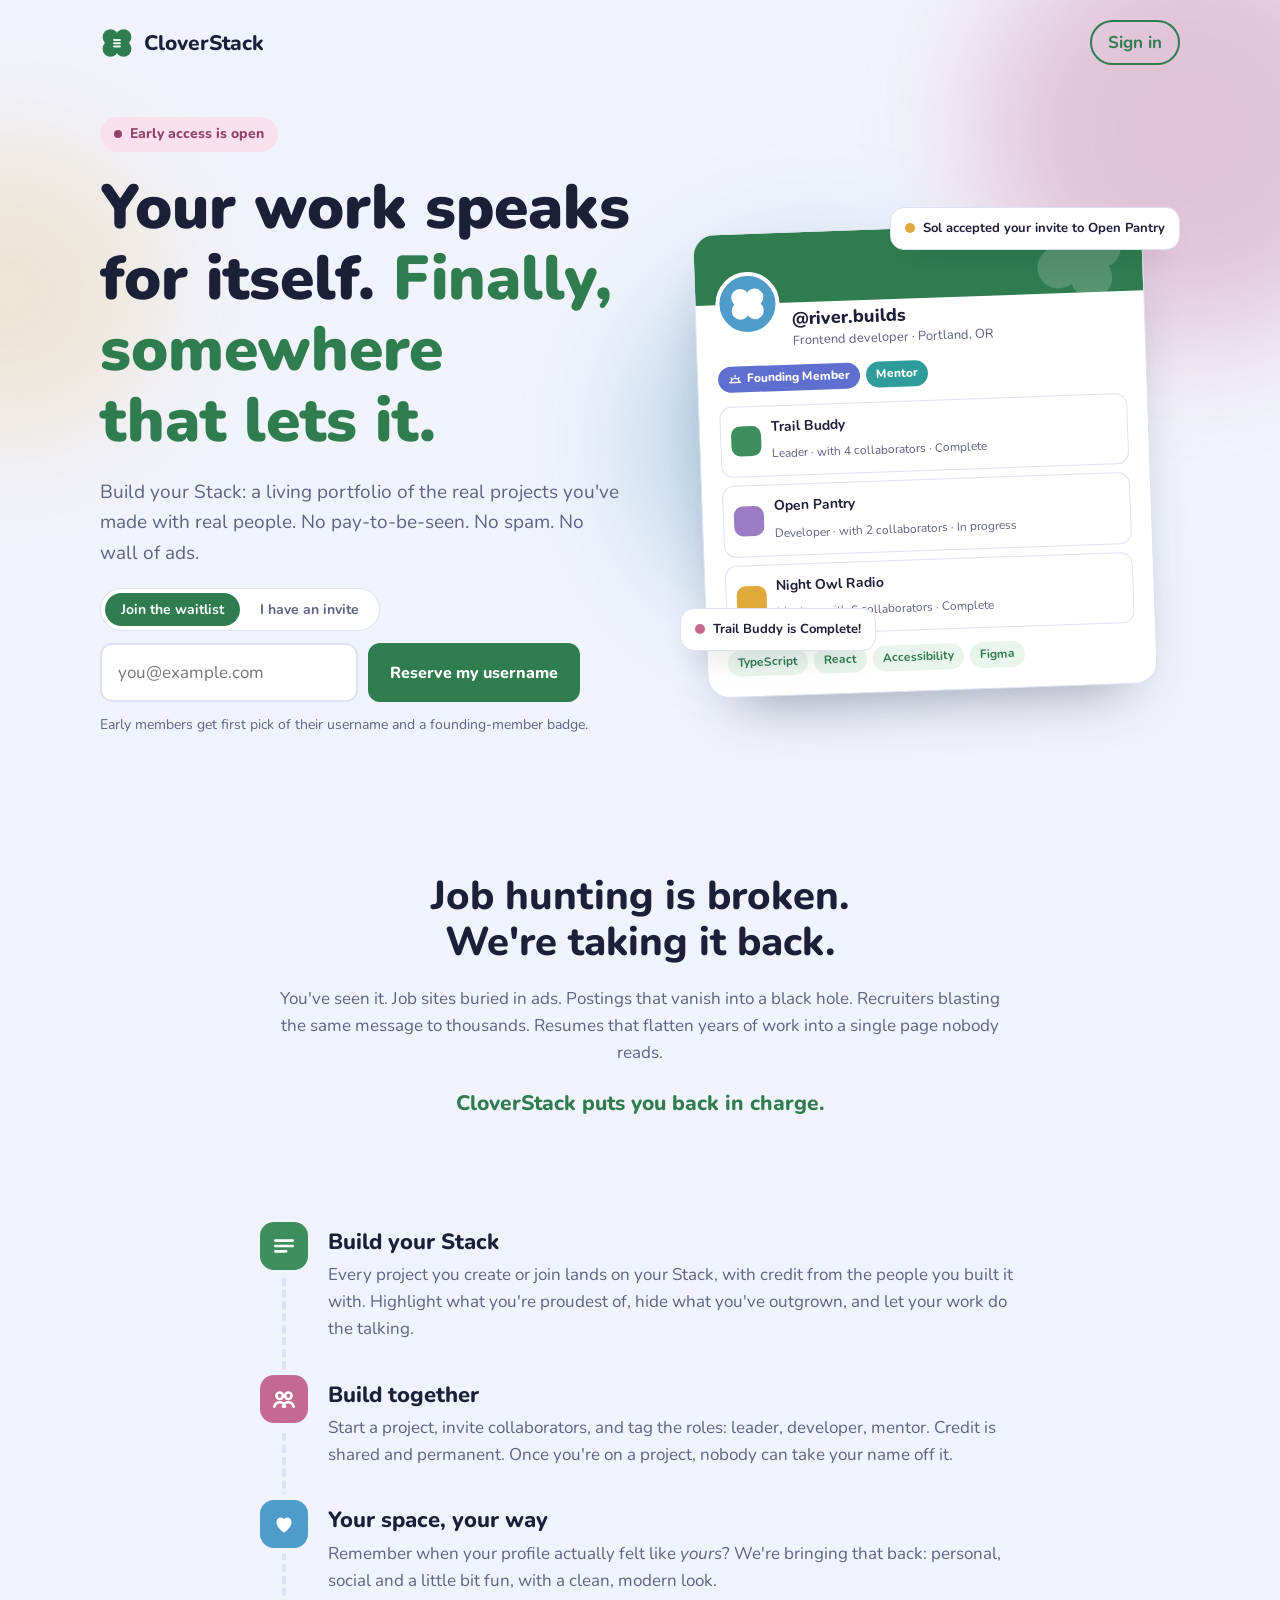
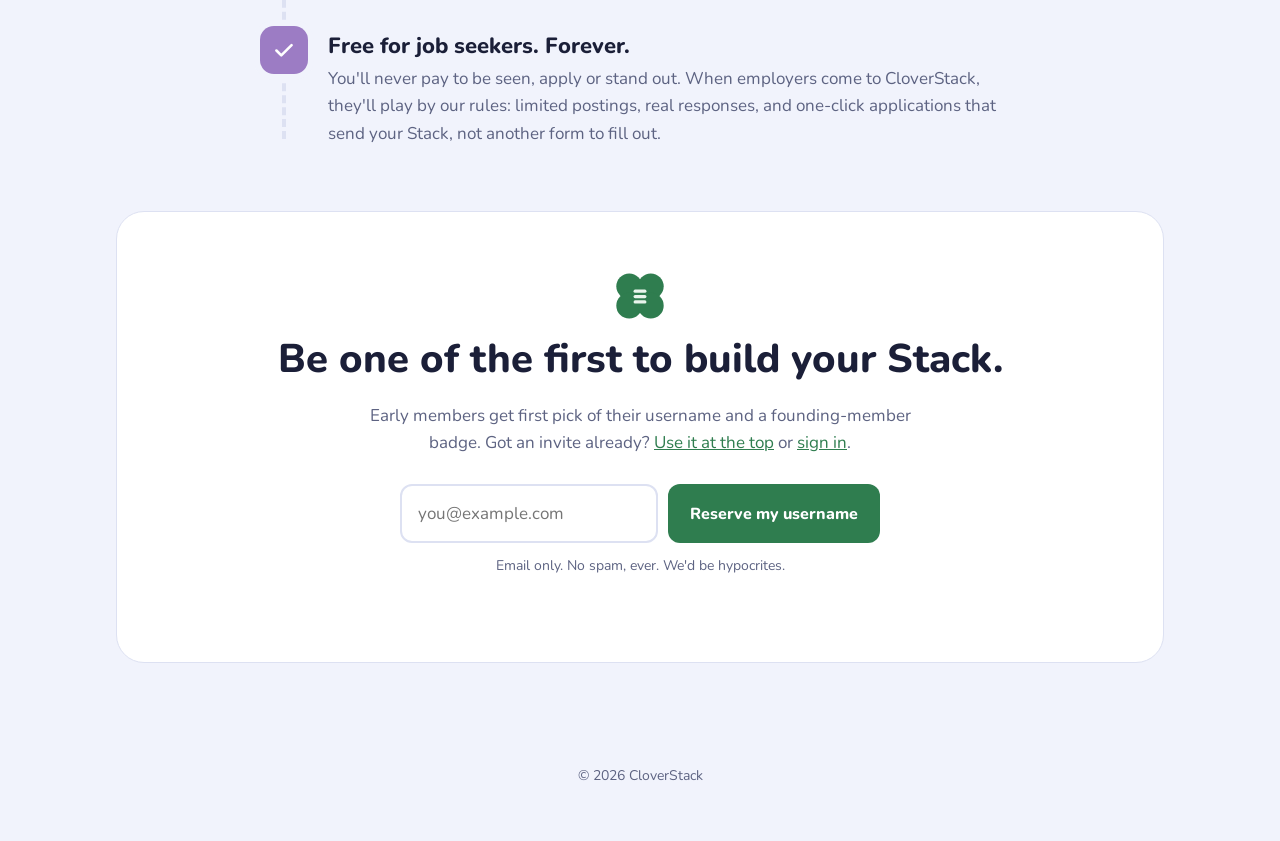
<file: index.html>
<!doctype html>
<html lang="en">
<head>
  <meta charset="utf-8">
  <meta name="viewport" content="width=device-width, initial-scale=1">
  <title>CloverStack: build your Stack</title>
  <meta name="description" content="CloverStack is a free portfolio network for tech professionals. Build your Stack from real projects with real collaborators. Early access is open to invited members.">
  <meta property="og:title" content="CloverStack: build your Stack">
  <meta property="og:description" content="Your work speaks for itself. Finally, somewhere that lets it. Early access is open.">
  <meta property="og:url" content="https://cloverstack.app">
  <meta property="og:image" content="https://cloverstack.app/og-image.png">
  <meta property="og:image:width" content="1640">
  <meta property="og:image:height" content="624">
  <meta name="twitter:card" content="summary_large_image">
  <meta name="theme-color" content="#f1f3fc" media="(prefers-color-scheme: light)">
  <meta name="theme-color" content="#12142a" media="(prefers-color-scheme: dark)">
  <link rel="icon" href="clover.svg" type="image/svg+xml">
  <link rel="preconnect" href="https://fonts.googleapis.com">
  <link rel="preconnect" href="https://fonts.gstatic.com" crossorigin>
  <link href="https://fonts.googleapis.com/css2?family=Nunito:wght@400;600;700;800;900&display=swap" rel="stylesheet">
  <link rel="stylesheet" href="styles.css">
</head>
<body>
  <svg class="defs" aria-hidden="true">
    <symbol id="clover" viewBox="6 5 52 52">
      <g class="cl-leaf"><circle cx="22" cy="22" r="12"/><circle cx="42" cy="22" r="12"/><circle cx="22" cy="40" r="12"/><circle cx="42" cy="40" r="12"/><circle cx="32" cy="31" r="7"/></g>
      <g class="cl-bar"><rect x="26" y="25" width="12" height="3" rx="1.5"/><rect x="26" y="30" width="12" height="3" rx="1.5"/><rect x="26" y="35" width="12" height="3" rx="1.5"/></g>
    </symbol>
    <symbol id="leaf" viewBox="6 5 52 52"><g class="leaf"><circle cx="22" cy="22" r="12"/><circle cx="42" cy="22" r="12"/><circle cx="22" cy="40" r="12"/><circle cx="42" cy="40" r="12"/><circle cx="32" cy="31" r="8"/></g></symbol>
    <symbol id="i-sun" viewBox="0 0 24 24"><path class="ic" d="M5 17a7 7 0 0 1 14 0M12 5v2M5 9l1.4 1.4M19 9l-1.4 1.4M3 17h18"/></symbol>
    <symbol id="i-stack" viewBox="0 0 24 24"><path class="ic" d="M4 7h16M4 12h16M4 17h10"/></symbol>
    <symbol id="i-team" viewBox="0 0 24 24"><g class="ic"><circle cx="8" cy="9" r="3"/><circle cx="16" cy="9" r="3"/><path d="M3 19c1-3 3-4 5-4s4 1 5 4M11 19c1-3 3-4 5-4s4 1 5 4"/></g></symbol>
    <symbol id="i-heart" viewBox="0 0 24 24"><path class="ic-fill" d="M12 20s-7-4.4-7-10a4 4 0 0 1 7-2.6A4 4 0 0 1 19 10c0 5.6-7 10-7 10z"/></symbol>
    <symbol id="i-check" viewBox="0 0 24 24"><path class="ic" d="M5 12.5l4.5 4.5L19 7.5"/></symbol>
  </svg>

  <section class="hero">
    <div class="glow glow-1" aria-hidden="true"></div>
    <div class="glow glow-2" aria-hidden="true"></div>
    <div class="glow glow-3" aria-hidden="true"></div>

    <header class="nav">
      <a class="brand" href="/">
        <img src="clover.svg" alt="" width="34" height="34">
        <span>CloverStack</span>
      </a>
      <!-- App address: also in the invite form below and in _headers (form-action) -->
      <a class="signin" href="https://app.cloverstack.app/signin">Sign in</a>
    </header>

    <div class="hero-grid">
      <div class="hero-copy">
        <p class="pill"><span class="dot"></span>Early access is open</p>
        <h1>Your work speaks for itself. <span>Finally, somewhere that lets it.</span></h1>
        <p class="lede">Build your Stack: a living portfolio of the real projects you've made with real people. No pay-to-be-seen. No spam. No wall of ads.</p>

        <div class="joinbox" id="top">
          <div class="switch" role="tablist" aria-label="How to join" hidden>
            <button type="button" role="tab" aria-selected="true" data-mode="wait">Join the waitlist</button>
            <button type="button" role="tab" aria-selected="false" data-mode="invite">I have an invite</button>
          </div>
          <form class="signup" data-form="wait" name="waitlist" method="POST" action="/thanks.html" data-netlify="true" netlify-honeypot="company">
            <input type="hidden" name="form-name" value="waitlist">
            <input type="hidden" name="source" value="">
            <input type="hidden" name="ref" value="">
            <p class="hp"><label>Leave this empty <input name="company" tabindex="-1" autocomplete="off"></label></p>
            <label class="sr-only" for="email-top">Email address</label>
            <input id="email-top" type="email" name="email" placeholder="you@example.com" required autocomplete="email">
            <button type="submit">Reserve my username</button>
          </form>
          <form class="signup" data-form="invite" method="GET" action="https://app.cloverstack.app/join">
            <label class="sr-only" for="invite-top">Invite code</label>
            <input id="invite-top" class="code" name="invite" placeholder="ABCD-2345" required autocomplete="off" spellcheck="false">
            <button type="submit">Join CloverStack</button>
          </form>
          <p class="fine" data-fine>Early members get first pick of their username and a founding-member badge.</p>
        </div>
      </div>

      <!-- A sample Stack, so people can see what they'll get. Made-up member and projects. -->
      <div class="stage" role="img" aria-label="Example Stack: @river.builds, a frontend developer with a Founding Member badge and three projects">
        <div class="stack">
          <div class="stack-band"><svg aria-hidden="true"><use href="#leaf"/></svg></div>
          <div class="stack-body">
            <div class="who">
              <div class="face"><svg aria-hidden="true"><use href="#leaf"/></svg></div>
              <div class="who-text"><p class="who-name">@river.builds</p><p class="who-line">Frontend developer · Portland, OR</p></div>
            </div>
            <div class="badges">
              <span class="badge badge-founding"><svg aria-hidden="true"><use href="#i-sun"/></svg>Founding Member</span>
              <span class="badge badge-mentor">Mentor</span>
            </div>
            <div class="projects">
              <div class="proj proj-1"><span class="glyph"></span><div><b>Trail Buddy</b><span>Leader · with 4 collaborators · Complete</span></div></div>
              <div class="proj proj-2"><span class="glyph"></span><div><b>Open Pantry</b><span>Developer · with 2 collaborators · In progress</span></div></div>
              <div class="proj proj-3"><span class="glyph"></span><div><b>Night Owl Radio</b><span>Mentor · with 6 collaborators · Complete</span></div></div>
            </div>
            <div class="skills"><span>TypeScript</span><span>React</span><span>Accessibility</span><span>Figma</span></div>
          </div>
        </div>
        <div class="toast toast-1" aria-hidden="true"><i></i>Sol accepted your invite to Open Pantry</div>
        <div class="toast toast-2" aria-hidden="true"><i></i>Trail Buddy is Complete!</div>
      </div>
    </div>
  </section>

  <main>
    <section class="problem">
      <h2>Job hunting is broken. We're taking it back.</h2>
      <p>You've seen it. Job sites buried in ads. Postings that vanish into a black hole. Recruiters blasting the same message to thousands. Resumes that flatten years of work into a single page nobody reads.</p>
      <p class="punch">CloverStack puts you back in charge.</p>
    </section>

    <section class="features">
      <article>
        <span class="chip"><svg><use href="#i-stack"/></svg></span>
        <h3>Build your Stack</h3>
        <p>Every project you create or join lands on your Stack, with credit from the people you built it with. Highlight what you're proudest of, hide what you've outgrown, and let your work do the talking.</p>
      </article>
      <article>
        <span class="chip"><svg><use href="#i-team"/></svg></span>
        <h3>Build together</h3>
        <p>Start a project, invite collaborators, and tag the roles: leader, developer, mentor. Credit is shared and permanent. Once you're on a project, nobody can take your name off it.</p>
      </article>
      <article>
        <span class="chip"><svg><use href="#i-heart"/></svg></span>
        <h3>Your space, your way</h3>
        <p>Remember when your profile actually felt like <em>yours</em>? We're bringing that back: personal, social and a little bit fun, with a clean, modern look.</p>
      </article>
      <article>
        <span class="chip"><svg><use href="#i-check"/></svg></span>
        <h3>Free for job seekers. Forever.</h3>
        <p>You'll never pay to be seen, apply or stand out. When employers come to CloverStack, they'll play by our rules: limited postings, real responses, and one-click applications that send your Stack, not another form to fill out.</p>
      </article>
    </section>

    <section class="join" id="join">
      <svg class="join-clover" width="56" height="56" aria-hidden="true"><use href="#clover"/></svg>
      <h2>Be one of the first to build your Stack.</h2>
      <p>Early members get first pick of their username and a founding-member badge. Got an invite already? <a href="#top">Use it at the top</a> or <a href="https://app.cloverstack.app/signin">sign in</a>.</p>
      <form class="signup" name="waitlist" method="POST" action="/thanks.html" data-netlify="true" netlify-honeypot="company">
        <input type="hidden" name="form-name" value="waitlist">
        <input type="hidden" name="source" value="">
        <input type="hidden" name="ref" value="">
        <p class="hp"><label>Leave this empty <input name="company" tabindex="-1" autocomplete="off"></label></p>
        <label class="sr-only" for="email-bottom">Email address</label>
        <input id="email-bottom" type="email" name="email" placeholder="you@example.com" required autocomplete="email">
        <button type="submit">Reserve my username</button>
      </form>
      <p class="fine">Email only. No spam, ever. We'd be hypocrites.</p>
    </section>
  </main>

  <footer>
    <p>&copy; 2026 CloverStack</p>
  </footer>
  <script src="signup-source.js"></script>
  <script src="join-switch.js"></script>
</body>
</html>
</file>
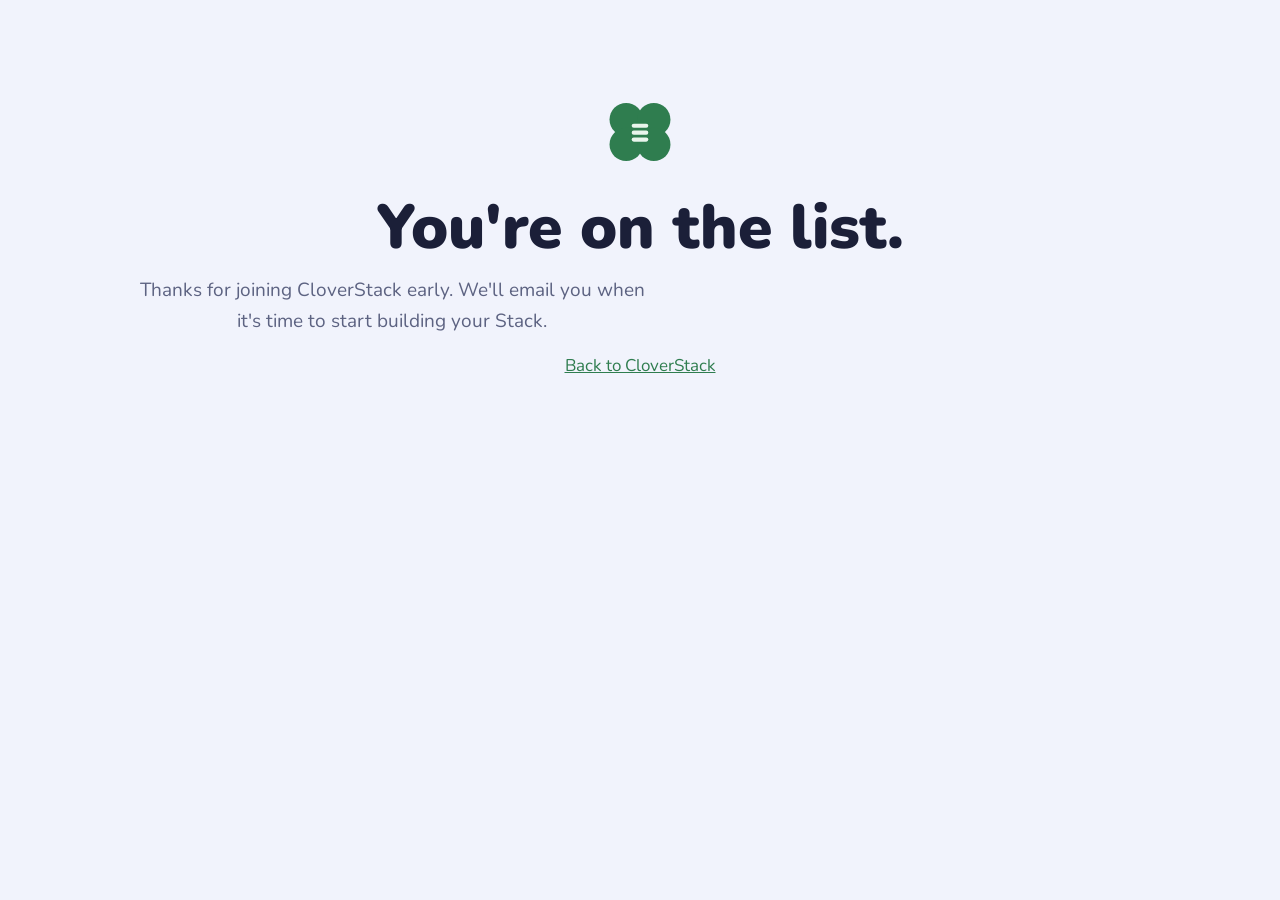
<file: thanks.html>
<!doctype html>
<html lang="en">
<head>
  <meta charset="utf-8">
  <meta name="viewport" content="width=device-width, initial-scale=1">
  <title>You're on the list | CloverStack</title>
  <meta name="theme-color" content="#f1f3fc" media="(prefers-color-scheme: light)">
  <meta name="theme-color" content="#12142a" media="(prefers-color-scheme: dark)">
  <link rel="icon" href="clover.svg" type="image/svg+xml">
  <link rel="preconnect" href="https://fonts.googleapis.com">
  <link rel="preconnect" href="https://fonts.gstatic.com" crossorigin>
  <link href="https://fonts.googleapis.com/css2?family=Nunito:wght@400;600;700;800&display=swap" rel="stylesheet">
  <link rel="stylesheet" href="styles.css">
</head>
<body>
  <main>
    <section class="hero">
      <img src="clover.svg" alt="" width="72" height="72">
      <h1>You're on the list.</h1>
      <p class="lede">Thanks for joining CloverStack early. We'll email you when it's time to start building your Stack.</p>
      <p><a href="/">Back to CloverStack</a></p>
    </section>
  </main>
</body>
</html>
</file>
<file: styles.css>
/* CloverStack brand: Garden Party palette (D-028/D-111), Meadow accents (D-088), Nunito (D-029).
   Light/dark follows the device (D-027). Tokens mirror /design/site-palettes.css and glyph-colorways.css in the project files. */
:root {
  --bg: #f1f3fc;          /* Periwinkle */
  --surface: #ffffff;
  --text: #1b1f38;        /* Ink */
  --muted: #5d6382;
  --line: #dde1f2;
  --accent: #2f7d4f;      /* Clover green */
  --accent-hover: #1f5a37;
  --on-accent: #ffffff;
  --accent-soft: #e9f5ec; /* Mint */
  --second: #c46a92;      /* Sweet pea */
  --second-soft: #f8e1ec;
  --second-text: #93436a;
  --glyph-1: #3e8e5e;     /* Meadow: clover */
  --glyph-3: #e0a93b;     /* Meadow: marigold */
  --glyph-5: #9c7cc4;     /* Meadow: lavender */
  --glyph-6: #4f9bc9;     /* Meadow: sky */
  --glyph-7: #c46a92;     /* Meadow: sweet pea */
  --glyph-8: #2e9c9a;     /* Meadow: pond */
  --band: #2f7d4f;        /* Stack header band */
  --peri: #5f6fd0;        /* Founding Member badge */
  --font: "Nunito", "Segoe UI", system-ui, sans-serif;
  --radius: 16px;
}

@media (prefers-color-scheme: dark) {
  :root {
    --bg: #12142a;
    --surface: #1b1e3a;
    --text: #eceefc;
    --muted: #a3a8c9;
    --line: #2c3054;
    --accent: #5bbf84;
    --accent-hover: #8fd9ab;
    --on-accent: #12142a;
    --accent-soft: #1c2e34;
    --second: #e58fb7;
    --second-soft: #3a2034;
    --second-text: #f0a9c9;
    --band: #1f5a37;
    --peri: #9aa6f0;
    color-scheme: dark;
  }
}

* { box-sizing: border-box; }
[hidden] { display: none !important; }

body {
  margin: 0;
  background: var(--bg);
  color: var(--text);
  font: 400 17px/1.6 var(--font);
}

h1, h2, h3 {
  font-family: var(--font);
  font-weight: 800;
  line-height: 1.15;
  margin: 0 0 0.5em;
  text-wrap: balance;
}

a { color: var(--accent); }

:focus-visible { outline: 3px solid var(--accent); outline-offset: 2px; }

.defs { position: absolute; width: 0; height: 0; }
.cl-leaf { fill: var(--accent); }
.cl-bar { fill: var(--accent-soft); }

/* ---------- Top of the page ---------- */

.hero {
  position: relative;
  overflow: hidden;
  padding: 0 16px;
}

/* Soft Meadow glows behind the top section */
.glow {
  position: absolute;
  border-radius: 50%;
  filter: blur(60px);
  opacity: 0.35;
  pointer-events: none;
}
.glow-1 { width: 420px; height: 420px; background: var(--glyph-7); right: -120px; top: -80px; }
.glow-2 { width: 360px; height: 360px; background: var(--glyph-6); right: 22%; top: 260px; }
.glow-3 { width: 300px; height: 300px; background: var(--glyph-3); left: -140px; top: 140px; opacity: 0.2; }

.nav {
  position: relative;
  display: flex;
  align-items: center;
  justify-content: space-between;
  gap: 12px;
  max-width: 1080px;
  margin: 0 auto;
  padding: 20px 0;
}

.brand {
  display: flex;
  align-items: center;
  gap: 10px;
  text-decoration: none;
  color: var(--text);
  font: 800 21px var(--font);
}

.signin {
  text-decoration: none;
  font-weight: 700;
  padding: 7px 16px;
  border: 2px solid var(--accent);
  border-radius: 999px;
}

.hero-grid {
  position: relative;
  display: grid;
  grid-template-columns: minmax(0, 1.05fr) minmax(0, 0.95fr);
  gap: 48px;
  align-items: center;
  max-width: 1080px;
  margin: 0 auto;
  padding: 32px 0 72px;
}

.hero-copy {
  display: flex;
  flex-direction: column;
  align-items: flex-start;
  gap: 20px;
  min-width: 0;
}

.pill {
  display: inline-flex;
  align-items: center;
  gap: 8px;
  margin: 0;
  padding: 6px 14px;
  background: var(--second-soft);
  color: var(--second-text);
  border-radius: 999px;
  font-weight: 800;
  font-size: 14px;
}

.pill .dot {
  width: 8px;
  height: 8px;
  border-radius: 50%;
  background: currentColor;
  animation: pulse 2.4s ease-in-out infinite;
}

@keyframes pulse { 50% { opacity: 0.35; } }

.hero h1 { font-size: clamp(36px, 5.4vw, 62px); font-weight: 900; margin: 0; }
.hero h1 span { color: var(--accent); }

.lede {
  max-width: 520px;
  margin: 0;
  color: var(--muted);
  font-size: 19px;
}

.joinbox {
  display: flex;
  flex-direction: column;
  align-items: flex-start;
  gap: 12px;
  width: 100%;
}

.joinbox .signup { margin: 0; }

/* The sample Stack on the right */
.stage { position: relative; min-height: 440px; }

.stack {
  position: absolute;
  inset: 20px 30px auto 10px;
  overflow: hidden;
  background: var(--surface);
  border: 1px solid var(--line);
  border-radius: 22px;
  box-shadow: 0 30px 60px -30px rgba(27, 31, 56, 0.45);
  transform: rotate(-2deg);
  animation: bob 7s ease-in-out infinite;
}

@keyframes bob { 50% { transform: rotate(-2deg) translateY(-10px); } }

.stack-band { position: relative; height: 70px; overflow: hidden; background: var(--band); }
.stack-band svg { position: absolute; right: 18px; top: -10px; width: 90px; height: 90px; opacity: 0.18; transform: rotate(18deg); }
.leaf { fill: #ffffff; }

.stack-body { display: grid; gap: 14px; padding: 0 20px 20px; }
.who { position: relative; display: flex; gap: 12px; align-items: flex-start; margin-top: -32px; }
.face { flex: none; width: 64px; height: 64px; display: grid; place-items: center; background: var(--glyph-6); border: 4px solid var(--surface); border-radius: 50%; }
.face svg { width: 38px; height: 38px; }
.who-text { min-width: 0; padding-top: 38px; }
.who-name { margin: 0; font-weight: 800; font-size: 18px; line-height: 1.2; }
.who-line { margin: 0; font-size: 13px; color: var(--muted); }

.badges { display: flex; flex-wrap: wrap; gap: 6px; }
.badge { display: inline-flex; align-items: center; gap: 5px; padding: 3px 10px; border-radius: 999px; color: #ffffff; font-size: 12px; font-weight: 800; }
.badge svg { width: 14px; height: 14px; }
.badge-founding { background: var(--peri); }
.badge-mentor { background: var(--glyph-8); }

.projects { display: grid; gap: 8px; }
.proj { display: flex; align-items: center; gap: 10px; padding: 10px; border: 1px solid var(--line); border-radius: 12px; }
.proj .glyph { flex: none; width: 30px; height: 30px; border-radius: 9px; background: var(--c); }
.proj b { display: block; font-size: 14px; }
.proj span { font-size: 12px; color: var(--muted); }
.proj-1 { --c: var(--glyph-1); }
.proj-2 { --c: var(--glyph-5); }
.proj-3 { --c: var(--glyph-3); }

.skills { display: flex; flex-wrap: wrap; gap: 6px; }
.skills span { padding: 3px 10px; border-radius: 999px; background: var(--accent-soft); color: var(--accent); font-size: 12px; font-weight: 700; }

.toast {
  position: absolute;
  display: flex;
  align-items: center;
  gap: 8px;
  padding: 10px 14px;
  background: var(--surface);
  border: 1px solid var(--line);
  border-radius: 14px;
  font-size: 13px;
  font-weight: 700;
  box-shadow: 0 16px 30px -18px rgba(27, 31, 56, 0.45);
  animation: bob2 6s ease-in-out infinite;
}

.toast i { flex: none; width: 10px; height: 10px; border-radius: 50%; background: var(--c); }
@keyframes bob2 { 50% { transform: translateY(8px); } }
.toast-1 { right: 0; top: 0; --c: var(--glyph-3); }
.toast-2 { left: -10px; bottom: -4px; --c: var(--glyph-7); animation-delay: -3s; }

.switch {
  display: inline-flex;
  gap: 4px;
  padding: 4px;
  background: var(--surface);
  border: 1px solid var(--line);
  border-radius: 999px;
}

.switch button {
  padding: 7px 16px;
  font: 700 14px var(--font);
  color: var(--muted);
  background: transparent;
  border: 0;
  border-radius: 999px;
  cursor: pointer;
}

.switch button[aria-selected="true"] { color: var(--on-accent); background: var(--accent); }

.signup {
  display: flex;
  gap: 10px;
  width: 100%;
  max-width: 480px;
  margin: 0 auto;
}

.signup input:not([type="hidden"]) {
  flex: 1;
  min-width: 0;
  padding: 14px 16px;
  font: inherit;
  color: var(--text);
  background: var(--surface);
  border: 2px solid var(--line);
  border-radius: 12px;
}

.signup input:focus { outline: none; border-color: var(--accent); }
.signup input.code { font-weight: 800; letter-spacing: 0.1em; text-transform: uppercase; }
.signup input.code::placeholder { letter-spacing: 0.1em; }

.signup button {
  padding: 14px 22px;
  font: 800 16px var(--font);
  color: var(--on-accent);
  background: var(--accent);
  border: 0;
  border-radius: 12px;
  cursor: pointer;
  white-space: nowrap;
  transition: transform 0.15s, background 0.15s;
}

.signup button:hover { background: var(--accent-hover); transform: translateY(-1px); }

.fine { margin: 0; font-size: 14px; color: var(--muted); }

.hp, .sr-only {
  position: absolute;
  width: 1px;
  height: 1px;
  overflow: hidden;
  clip: rect(0 0 0 0);
}

/* ---------- Rest of the page ---------- */

main { max-width: 1080px; margin: 0 auto; padding: 0 16px; }

section { padding: 64px 0; }

.problem {
  max-width: 720px;
  margin: 0 auto;
  text-align: center;
}

.problem h2 { font-size: clamp(28px, 4vw, 40px); }
.problem p { color: var(--muted); }
.problem .punch { color: var(--accent); font-weight: 800; font-size: 21px; }

/* The four features follow a dotted road down the page */
.features {
  position: relative;
  display: grid;
  gap: 32px;
  max-width: 760px;
  margin: 0 auto;
  padding: 16px 0;
}

.features::before {
  content: "";
  position: absolute;
  left: 22px;
  top: 24px;
  bottom: 24px;
  border-left: 4px dashed var(--line);
}

.features article {
  position: relative;
  display: grid;
  grid-template-columns: auto 1fr;
  column-gap: 20px;
}

.features .chip {
  grid-row: span 2;
  width: 48px;
  height: 48px;
  display: grid;
  place-items: center;
  background: var(--glyph, var(--glyph-1));
  border-radius: 14px;
  box-shadow: 0 0 0 6px var(--bg);
}

.features .chip svg { width: 26px; height: 26px; }
.ic { fill: none; stroke: #ffffff; stroke-width: 2.4; stroke-linecap: round; stroke-linejoin: round; }
.ic-fill { fill: #ffffff; }

/* Each feature takes one Meadow accent, like the projects in the sample Stack */
.features article:nth-child(1) { --glyph: var(--glyph-1); }
.features article:nth-child(2) { --glyph: var(--glyph-7); }
.features article:nth-child(3) { --glyph: var(--glyph-6); }
.features article:nth-child(4) { --glyph: var(--glyph-5); }

.features h3 { font-size: 22px; margin: 8px 0 6px; }
.features p { margin: 0; color: var(--muted); min-width: 0; }

.join {
  text-align: center;
  margin: 48px 0 64px;
  padding: 56px 24px;
  background: var(--surface);
  border: 1px solid var(--line);
  border-radius: 28px;
}

.join-clover { display: block; margin: 0 auto 12px; }
.join h2 { font-size: clamp(28px, 4vw, 40px); }
.join > p { max-width: 560px; margin: 0 auto 28px; color: var(--muted); }
.join .fine { margin-top: 12px; }

footer {
  text-align: center;
  padding: 24px 16px 40px;
  color: var(--muted);
  font-size: 14px;
}

@media (max-width: 820px) {
  .hero-grid { grid-template-columns: 1fr; gap: 32px; padding-top: 16px; }
  .stage { min-height: 420px; }
}

@media (max-width: 520px) {
  .signup { flex-direction: column; }
  .joinbox .signup { width: 100%; }
  .stack { inset: 24px 0 auto 0; }
  .toast-1 { right: 0; top: 0; }
  .toast-2 { left: 0; }
  .switch button { padding: 7px 12px; }
}

@media (prefers-reduced-motion: reduce) {
  .pill .dot { animation: none; }
  .stack, .toast { animation: none; }
  .signup button { transition: none; }
}

/* The "You're on the list" page */
main .hero { padding: 96px 16px 64px; text-align: center; }
main .hero h1 { margin: 16px 0 12px; }
main .hero p { margin: 0 0 16px; }
</file>
